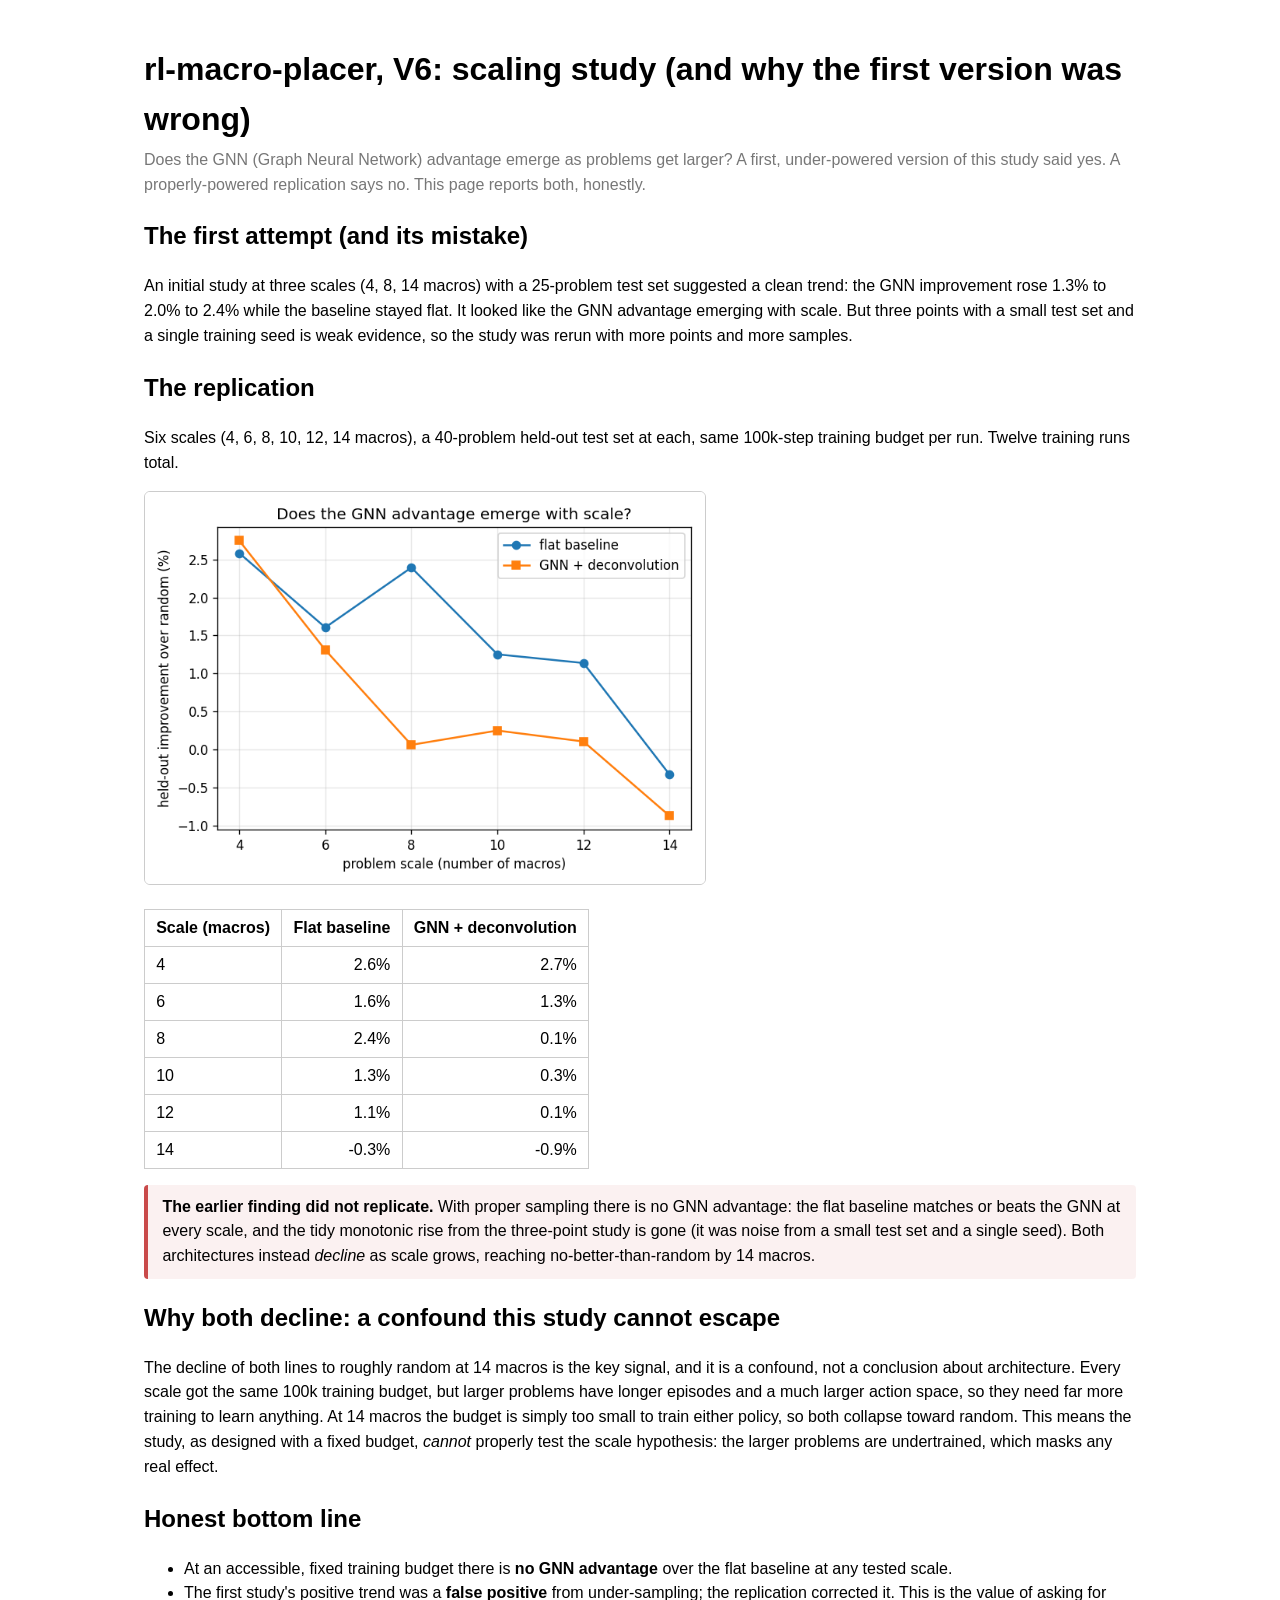
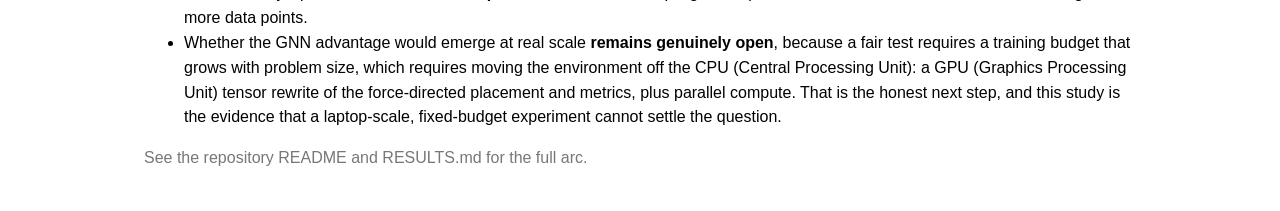
<file: final/results.html>
<!DOCTYPE html>
<html lang="en">
<head>
<meta charset="utf-8">
<meta name="viewport" content="width=device-width, initial-scale=1">
<title>rl-macro-placer V6: scaling study</title>
<style>
  :root { color-scheme: light dark; }
  body { font-family: -apple-system, "Segoe UI", Roboto, Arial, sans-serif;
         max-width: 62rem; margin: 0 auto; padding: 1.5rem; line-height: 1.55; }
  h1 { margin-bottom: 0.2rem; } .sub { color: #777; margin-top: 0; }
  img { max-width: 560px; width: 100%; border: 1px solid #ccc; border-radius: 6px; }
  table { border-collapse: collapse; margin: 1rem 0; }
  th, td { border: 1px solid #ccc; padding: 0.35rem 0.7rem; text-align: right; }
  th:first-child, td:first-child { text-align: left; }
  .key { border-left: 4px solid #c94a4a; background: rgba(201,74,74,0.08);
         padding: 0.6rem 0.9rem; border-radius: 4px; margin: 1rem 0; }
</style>
</head>
<body>
<h1>rl-macro-placer, V6: scaling study (and why the first version was wrong)</h1>
<p class="sub">Does the GNN (Graph Neural Network) advantage emerge as problems get larger? A first, under-powered version of this study said yes. A properly-powered replication says no. This page reports both, honestly.</p>

<h2>The first attempt (and its mistake)</h2>
<p>An initial study at three scales (4, 8, 14 macros) with a 25-problem test set suggested a clean trend: the GNN improvement rose 1.3% to 2.0% to 2.4% while the baseline stayed flat. It looked like the GNN advantage emerging with scale. But three points with a small test set and a single training seed is weak evidence, so the study was rerun with more points and more samples.</p>

<h2>The replication</h2>
<p>Six scales (4, 6, 8, 10, 12, 14 macros), a 40-problem held-out test set at each, same 100k-step training budget per run. Twelve training runs total.</p>

<img src="scaling_study.png" alt="improvement over random vs scale, per architecture">

<table>
  <tr><th>Scale (macros)</th><th>Flat baseline</th><th>GNN + deconvolution</th></tr>
  <tr><td>4</td><td>2.6%</td><td>2.7%</td></tr>
  <tr><td>6</td><td>1.6%</td><td>1.3%</td></tr>
  <tr><td>8</td><td>2.4%</td><td>0.1%</td></tr>
  <tr><td>10</td><td>1.3%</td><td>0.3%</td></tr>
  <tr><td>12</td><td>1.1%</td><td>0.1%</td></tr>
  <tr><td>14</td><td>-0.3%</td><td>-0.9%</td></tr>
</table>

<div class="key">
<strong>The earlier finding did not replicate.</strong> With proper sampling there is no GNN advantage: the flat baseline matches or beats the GNN at every scale, and the tidy monotonic rise from the three-point study is gone (it was noise from a small test set and a single seed). Both architectures instead <em>decline</em> as scale grows, reaching no-better-than-random by 14 macros.
</div>

<h2>Why both decline: a confound this study cannot escape</h2>
<p>The decline of both lines to roughly random at 14 macros is the key signal, and it is a confound, not a conclusion about architecture. Every scale got the same 100k training budget, but larger problems have longer episodes and a much larger action space, so they need far more training to learn anything. At 14 macros the budget is simply too small to train either policy, so both collapse toward random. This means the study, as designed with a fixed budget, <em>cannot</em> properly test the scale hypothesis: the larger problems are undertrained, which masks any real effect.</p>

<h2>Honest bottom line</h2>
<ul>
  <li>At an accessible, fixed training budget there is <strong>no GNN advantage</strong> over the flat baseline at any tested scale.</li>
  <li>The first study's positive trend was a <strong>false positive</strong> from under-sampling; the replication corrected it. This is the value of asking for more data points.</li>
  <li>Whether the GNN advantage would emerge at real scale <strong>remains genuinely open</strong>, because a fair test requires a training budget that grows with problem size, which requires moving the environment off the CPU (Central Processing Unit): a GPU (Graphics Processing Unit) tensor rewrite of the force-directed placement and metrics, plus parallel compute. That is the honest next step, and this study is the evidence that a laptop-scale, fixed-budget experiment cannot settle the question.</li>
</ul>
<p class="sub">See the repository README and RESULTS.md for the full arc.</p>
</body>
</html>
</file>
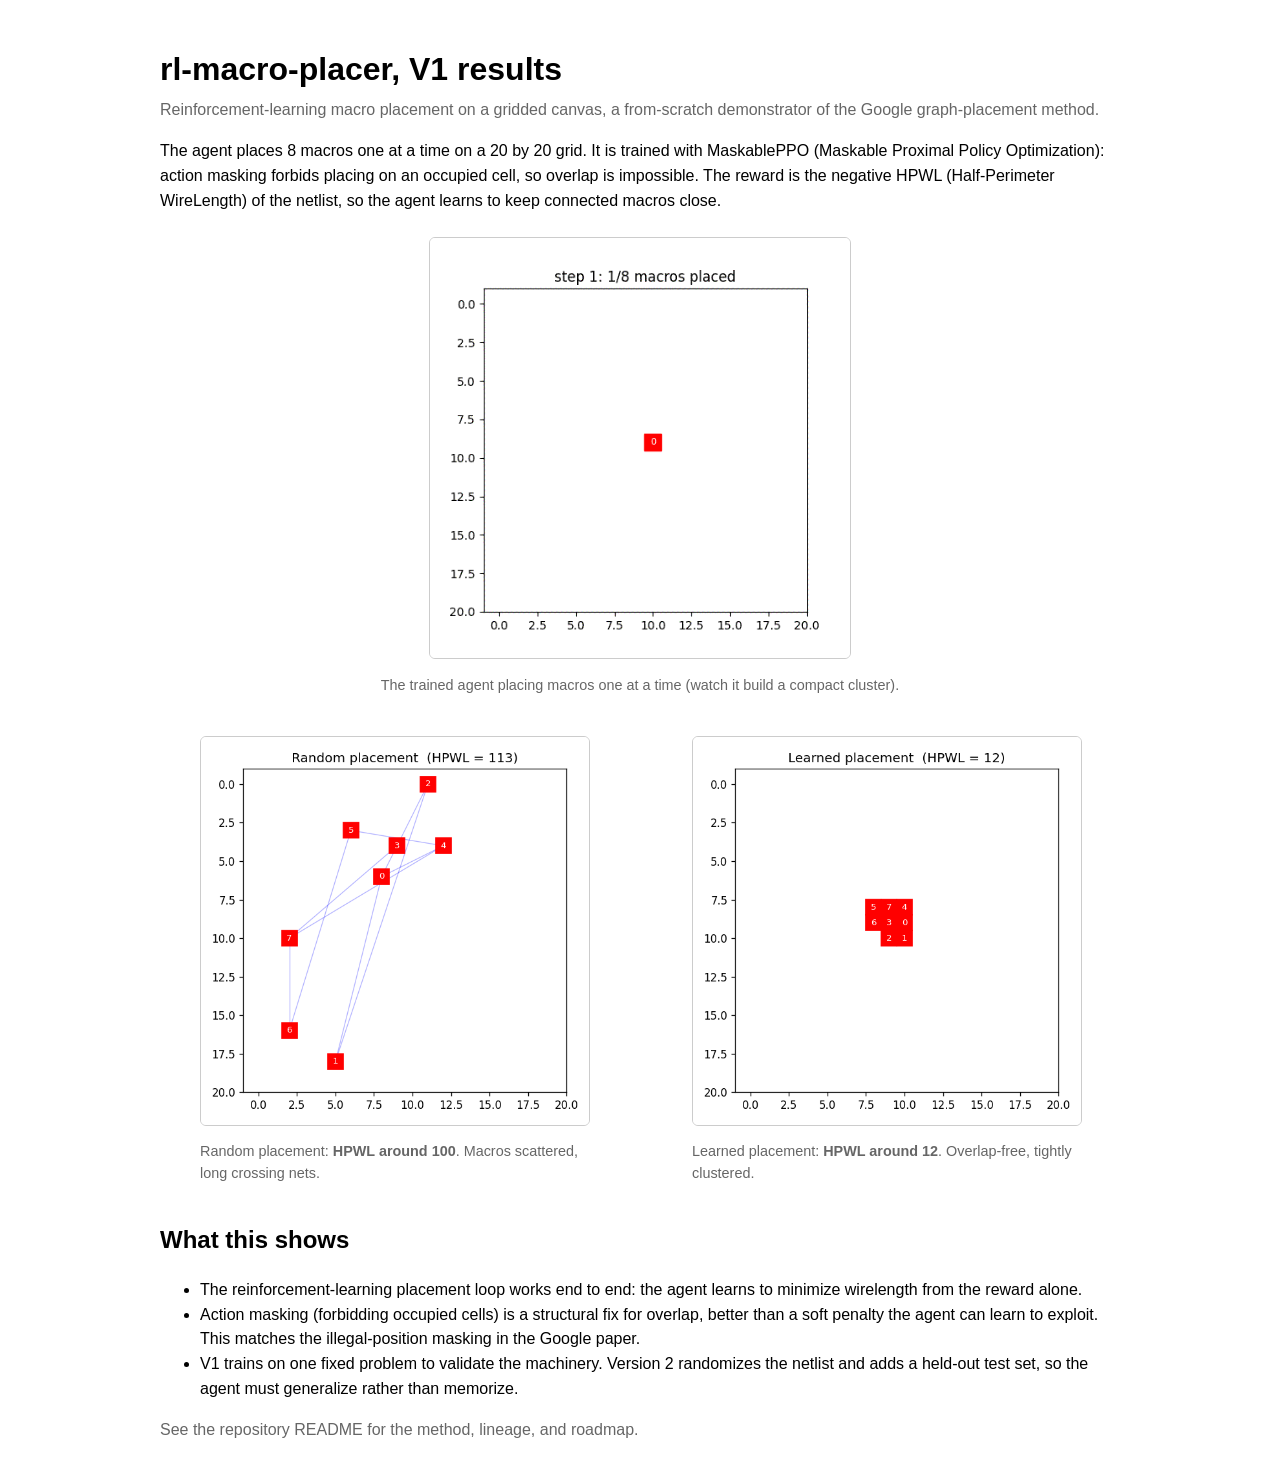
<file: V1/results.html>
<!DOCTYPE html>
<html lang="en">
<head>
<meta charset="utf-8">
<meta name="viewport" content="width=device-width, initial-scale=1">
<title>rl-macro-placer V1 results</title>
<style>
  :root { color-scheme: light dark; }
  body { font-family: -apple-system, "Segoe UI", Roboto, Arial, sans-serif;
         max-width: 60rem; margin: 0 auto; padding: 1.5rem; line-height: 1.55; }
  h1 { margin-bottom: 0.2rem; }
  .sub { color: #666; margin-top: 0; }
  .row { display: flex; gap: 1.5rem; flex-wrap: wrap; align-items: flex-start; }
  .card { flex: 1 1 320px; }
  .card img { width: 100%; border: 1px solid #ccc; border-radius: 6px; }
  figcaption { font-size: 0.9rem; color: #666; margin-top: 0.4rem; }
  .anim { text-align: center; margin: 1.5rem 0; }
  .anim img { max-width: 420px; border: 1px solid #ccc; border-radius: 6px; }
  code { background: rgba(128,128,128,0.15); padding: 0.1em 0.35em; border-radius: 3px; }
  .metric { font-weight: 600; }
</style>
</head>
<body>
<h1>rl-macro-placer, V1 results</h1>
<p class="sub">Reinforcement-learning macro placement on a gridded canvas, a from-scratch demonstrator of the Google graph-placement method.</p>

<p>The agent places 8 macros one at a time on a 20 by 20 grid. It is trained with MaskablePPO (Maskable Proximal Policy Optimization): action masking forbids placing on an occupied cell, so overlap is impossible. The reward is the negative HPWL (Half-Perimeter WireLength) of the netlist, so the agent learns to keep connected macros close.</p>

<div class="anim">
  <img src="placement.gif" alt="animation of the agent placing macros one at a time">
  <figcaption>The trained agent placing macros one at a time (watch it build a compact cluster).</figcaption>
</div>

<div class="row">
  <figure class="card">
    <img src="placement_random.png" alt="random placement">
    <figcaption>Random placement: <span class="metric">HPWL around 100</span>. Macros scattered, long crossing nets.</figcaption>
  </figure>
  <figure class="card">
    <img src="placement_learned.png" alt="learned placement">
    <figcaption>Learned placement: <span class="metric">HPWL around 12</span>. Overlap-free, tightly clustered.</figcaption>
  </figure>
</div>

<h2>What this shows</h2>
<ul>
  <li>The reinforcement-learning placement loop works end to end: the agent learns to minimize wirelength from the reward alone.</li>
  <li>Action masking (forbidding occupied cells) is a structural fix for overlap, better than a soft penalty the agent can learn to exploit. This matches the illegal-position masking in the Google paper.</li>
  <li>V1 trains on one fixed problem to validate the machinery. Version 2 randomizes the netlist and adds a held-out test set, so the agent must generalize rather than memorize.</li>
</ul>

<p class="sub">See the repository README for the method, lineage, and roadmap.</p>
</body>
</html>
</file>
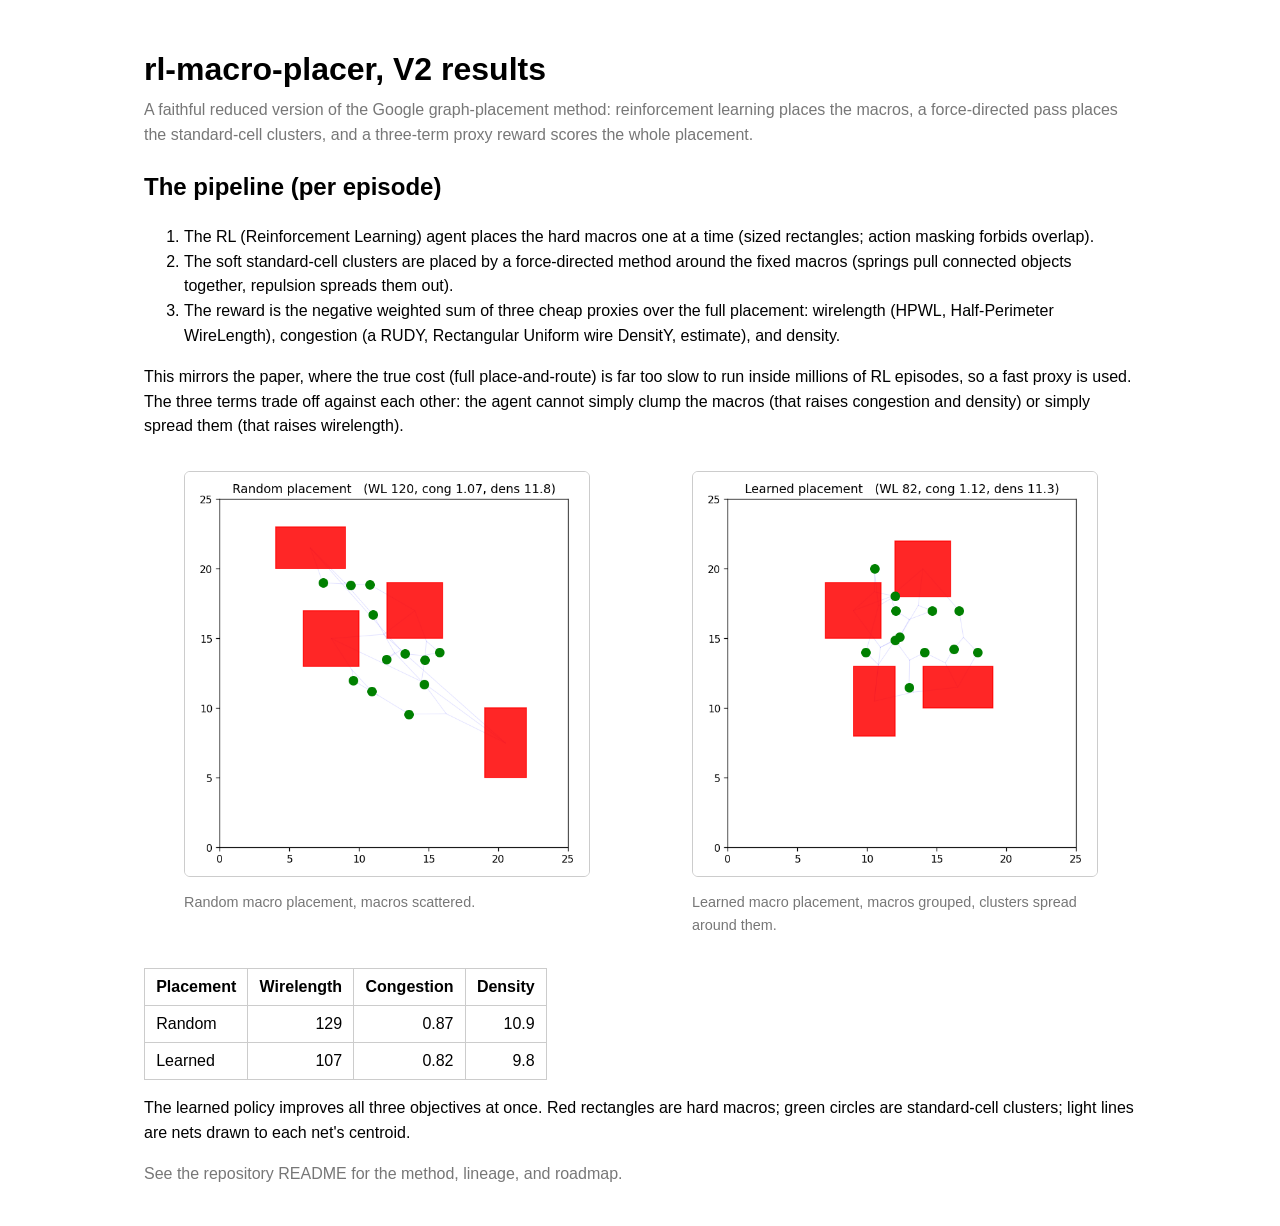
<file: V2/results.html>
<!DOCTYPE html>
<html lang="en">
<head>
<meta charset="utf-8">
<meta name="viewport" content="width=device-width, initial-scale=1">
<title>rl-macro-placer V2 results</title>
<style>
  :root { color-scheme: light dark; }
  body { font-family: -apple-system, "Segoe UI", Roboto, Arial, sans-serif;
         max-width: 62rem; margin: 0 auto; padding: 1.5rem; line-height: 1.55; }
  h1 { margin-bottom: 0.2rem; }
  .sub { color: #777; margin-top: 0; }
  .row { display: flex; gap: 1.5rem; flex-wrap: wrap; }
  .card { flex: 1 1 340px; }
  .card img { width: 100%; border: 1px solid #ccc; border-radius: 6px; }
  figcaption { font-size: 0.9rem; color: #777; margin-top: 0.4rem; }
  table { border-collapse: collapse; margin: 1rem 0; }
  th, td { border: 1px solid #ccc; padding: 0.35rem 0.7rem; text-align: right; }
  th:first-child, td:first-child { text-align: left; }
  code { background: rgba(128,128,128,0.15); padding: 0.1em 0.35em; border-radius: 3px; }
</style>
</head>
<body>
<h1>rl-macro-placer, V2 results</h1>
<p class="sub">A faithful reduced version of the Google graph-placement method: reinforcement learning places the macros, a force-directed pass places the standard-cell clusters, and a three-term proxy reward scores the whole placement.</p>

<h2>The pipeline (per episode)</h2>
<ol>
  <li>The RL (Reinforcement Learning) agent places the hard macros one at a time (sized rectangles; action masking forbids overlap).</li>
  <li>The soft standard-cell clusters are placed by a force-directed method around the fixed macros (springs pull connected objects together, repulsion spreads them out).</li>
  <li>The reward is the negative weighted sum of three cheap proxies over the full placement: wirelength (HPWL, Half-Perimeter WireLength), congestion (a RUDY, Rectangular Uniform wire DensitY, estimate), and density.</li>
</ol>
<p>This mirrors the paper, where the true cost (full place-and-route) is far too slow to run inside millions of RL episodes, so a fast proxy is used. The three terms trade off against each other: the agent cannot simply clump the macros (that raises congestion and density) or simply spread them (that raises wirelength).</p>

<div class="row">
  <figure class="card">
    <img src="placement_random.png" alt="random placement">
    <figcaption>Random macro placement, macros scattered.</figcaption>
  </figure>
  <figure class="card">
    <img src="placement_learned.png" alt="learned placement">
    <figcaption>Learned macro placement, macros grouped, clusters spread around them.</figcaption>
  </figure>
</div>

<table>
  <tr><th>Placement</th><th>Wirelength</th><th>Congestion</th><th>Density</th></tr>
  <tr><td>Random</td><td>129</td><td>0.87</td><td>10.9</td></tr>
  <tr><td>Learned</td><td>107</td><td>0.82</td><td>9.8</td></tr>
</table>

<p>The learned policy improves all three objectives at once. Red rectangles are hard macros; green circles are standard-cell clusters; light lines are nets drawn to each net's centroid.</p>
<p class="sub">See the repository README for the method, lineage, and roadmap.</p>
</body>
</html>
</file>
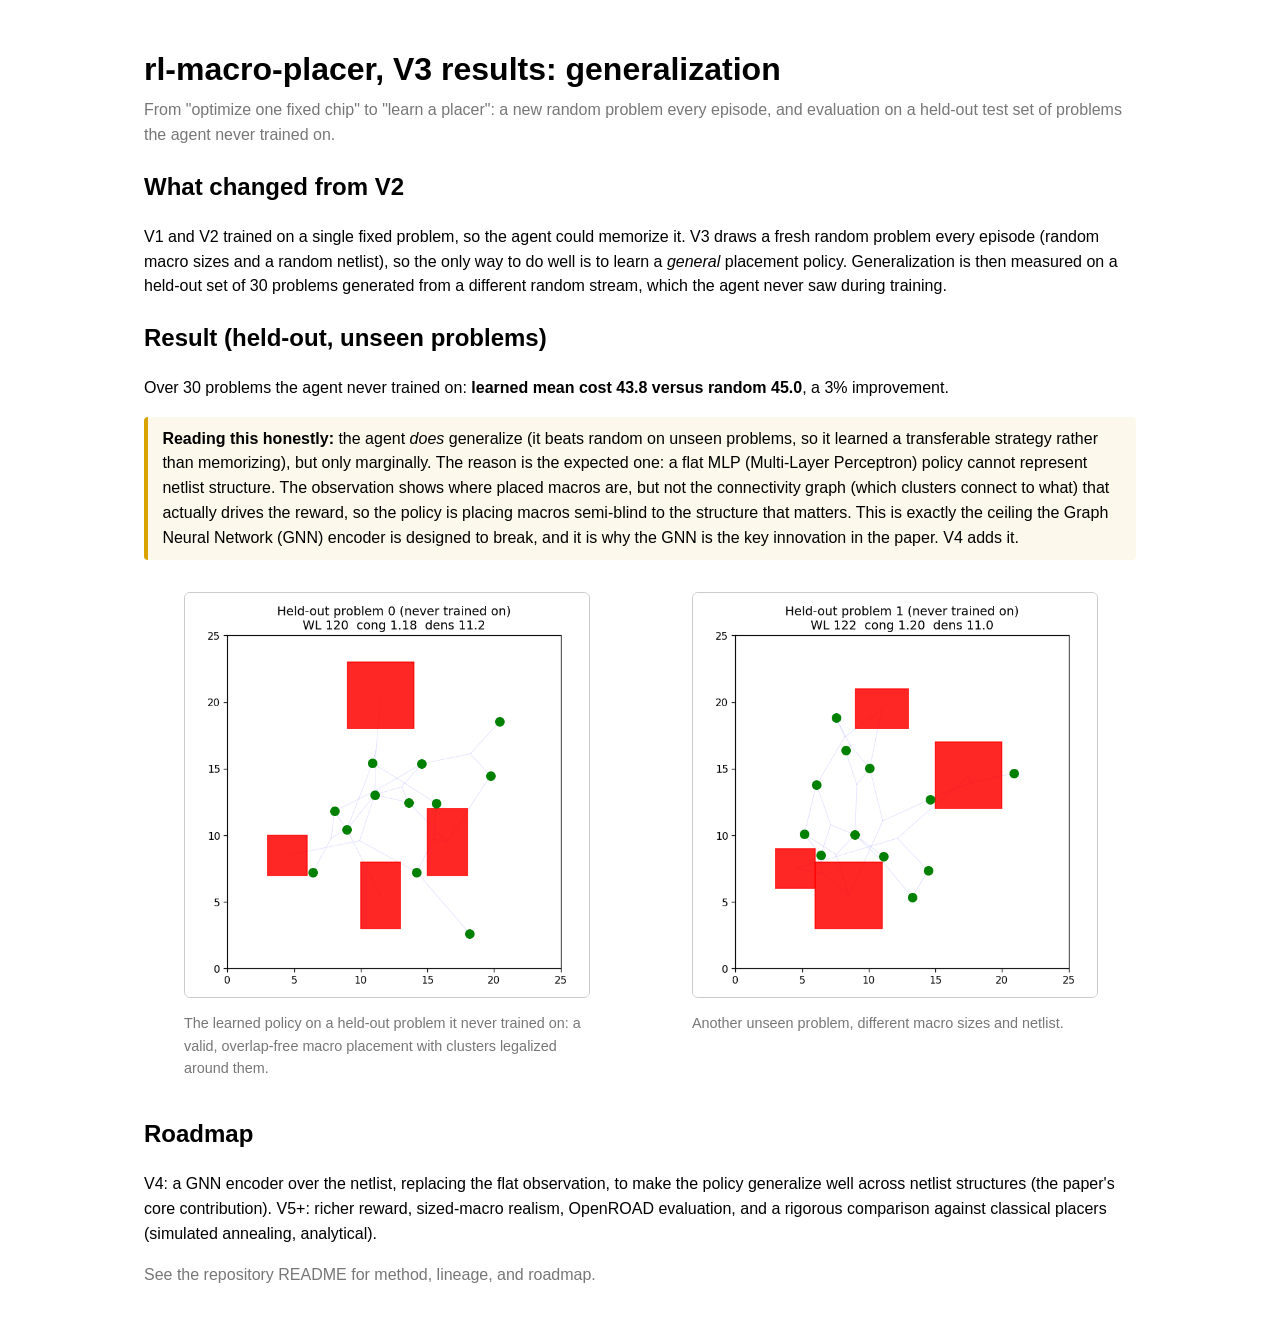
<file: V3/results.html>
<!DOCTYPE html>
<html lang="en">
<head>
<meta charset="utf-8">
<meta name="viewport" content="width=device-width, initial-scale=1">
<title>rl-macro-placer V3 results</title>
<style>
  :root { color-scheme: light dark; }
  body { font-family: -apple-system, "Segoe UI", Roboto, Arial, sans-serif;
         max-width: 62rem; margin: 0 auto; padding: 1.5rem; line-height: 1.55; }
  h1 { margin-bottom: 0.2rem; }
  .sub { color: #777; margin-top: 0; }
  .row { display: flex; gap: 1.5rem; flex-wrap: wrap; }
  .card { flex: 1 1 320px; }
  .card img { width: 100%; border: 1px solid #ccc; border-radius: 6px; }
  figcaption { font-size: 0.9rem; color: #777; margin-top: 0.4rem; }
  code { background: rgba(128,128,128,0.15); padding: 0.1em 0.35em; border-radius: 3px; }
  .key { border-left: 4px solid #d9a400; background: rgba(217,164,0,0.08);
         padding: 0.6rem 0.9rem; border-radius: 4px; margin: 1rem 0; }
</style>
</head>
<body>
<h1>rl-macro-placer, V3 results: generalization</h1>
<p class="sub">From "optimize one fixed chip" to "learn a placer": a new random problem every episode, and evaluation on a held-out test set of problems the agent never trained on.</p>

<h2>What changed from V2</h2>
<p>V1 and V2 trained on a single fixed problem, so the agent could memorize it. V3 draws a fresh random problem every episode (random macro sizes and a random netlist), so the only way to do well is to learn a <em>general</em> placement policy. Generalization is then measured on a held-out set of 30 problems generated from a different random stream, which the agent never saw during training.</p>

<h2>Result (held-out, unseen problems)</h2>
<p>Over 30 problems the agent never trained on: <strong>learned mean cost 43.8 versus random 45.0</strong>, a 3% improvement.</p>

<div class="key">
<strong>Reading this honestly:</strong> the agent <em>does</em> generalize (it beats random on unseen problems, so it learned a transferable strategy rather than memorizing), but only marginally. The reason is the expected one: a flat MLP (Multi-Layer Perceptron) policy cannot represent netlist structure. The observation shows where placed macros are, but not the connectivity graph (which clusters connect to what) that actually drives the reward, so the policy is placing macros semi-blind to the structure that matters. This is exactly the ceiling the Graph Neural Network (GNN) encoder is designed to break, and it is why the GNN is the key innovation in the paper. V4 adds it.
</div>

<div class="row">
  <figure class="card">
    <img src="heldout_0.png" alt="held-out problem 0">
    <figcaption>The learned policy on a held-out problem it never trained on: a valid, overlap-free macro placement with clusters legalized around them.</figcaption>
  </figure>
  <figure class="card">
    <img src="heldout_1.png" alt="held-out problem 1">
    <figcaption>Another unseen problem, different macro sizes and netlist.</figcaption>
  </figure>
</div>

<h2>Roadmap</h2>
<p>V4: a GNN encoder over the netlist, replacing the flat observation, to make the policy generalize well across netlist structures (the paper's core contribution). V5+: richer reward, sized-macro realism, OpenROAD evaluation, and a rigorous comparison against classical placers (simulated annealing, analytical).</p>
<p class="sub">See the repository README for method, lineage, and roadmap.</p>
</body>
</html>
</file>
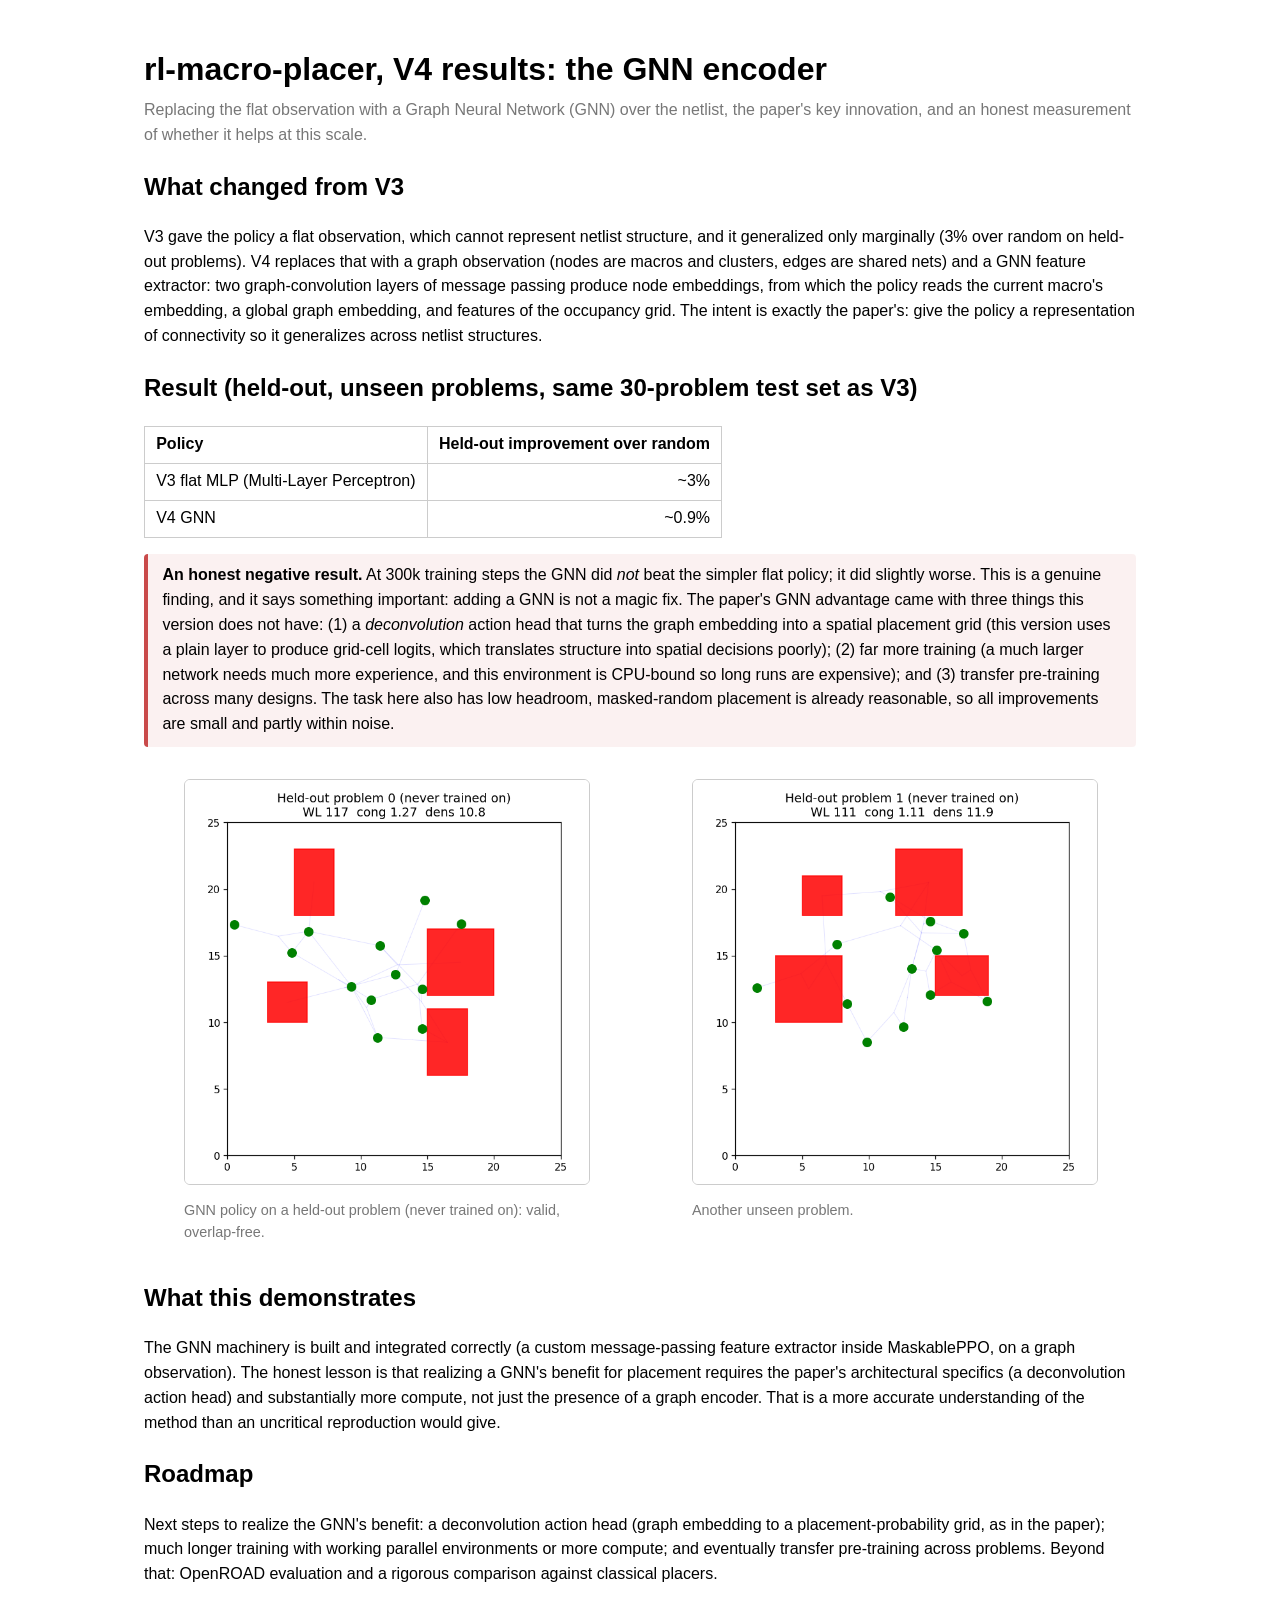
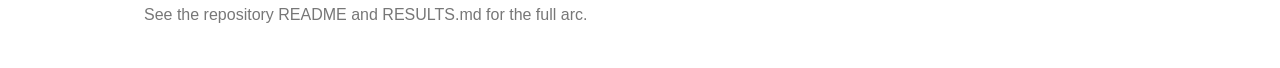
<file: V4/results.html>
<!DOCTYPE html>
<html lang="en">
<head>
<meta charset="utf-8">
<meta name="viewport" content="width=device-width, initial-scale=1">
<title>rl-macro-placer V4 results</title>
<style>
  :root { color-scheme: light dark; }
  body { font-family: -apple-system, "Segoe UI", Roboto, Arial, sans-serif;
         max-width: 62rem; margin: 0 auto; padding: 1.5rem; line-height: 1.55; }
  h1 { margin-bottom: 0.2rem; }
  .sub { color: #777; margin-top: 0; }
  .row { display: flex; gap: 1.5rem; flex-wrap: wrap; }
  .card { flex: 1 1 320px; }
  .card img { width: 100%; border: 1px solid #ccc; border-radius: 6px; }
  figcaption { font-size: 0.9rem; color: #777; margin-top: 0.4rem; }
  code { background: rgba(128,128,128,0.15); padding: 0.1em 0.35em; border-radius: 3px; }
  table { border-collapse: collapse; margin: 1rem 0; }
  th, td { border: 1px solid #ccc; padding: 0.35rem 0.7rem; text-align: right; }
  th:first-child, td:first-child { text-align: left; }
  .key { border-left: 4px solid #c94a4a; background: rgba(201,74,74,0.08);
         padding: 0.6rem 0.9rem; border-radius: 4px; margin: 1rem 0; }
</style>
</head>
<body>
<h1>rl-macro-placer, V4 results: the GNN encoder</h1>
<p class="sub">Replacing the flat observation with a Graph Neural Network (GNN) over the netlist, the paper's key innovation, and an honest measurement of whether it helps at this scale.</p>

<h2>What changed from V3</h2>
<p>V3 gave the policy a flat observation, which cannot represent netlist structure, and it generalized only marginally (3% over random on held-out problems). V4 replaces that with a graph observation (nodes are macros and clusters, edges are shared nets) and a GNN feature extractor: two graph-convolution layers of message passing produce node embeddings, from which the policy reads the current macro's embedding, a global graph embedding, and features of the occupancy grid. The intent is exactly the paper's: give the policy a representation of connectivity so it generalizes across netlist structures.</p>

<h2>Result (held-out, unseen problems, same 30-problem test set as V3)</h2>
<table>
  <tr><th>Policy</th><th>Held-out improvement over random</th></tr>
  <tr><td>V3 flat MLP (Multi-Layer Perceptron)</td><td>~3%</td></tr>
  <tr><td>V4 GNN</td><td>~0.9%</td></tr>
</table>

<div class="key">
<strong>An honest negative result.</strong> At 300k training steps the GNN did <em>not</em> beat the simpler flat policy; it did slightly worse. This is a genuine finding, and it says something important: adding a GNN is not a magic fix. The paper's GNN advantage came with three things this version does not have: (1) a <em>deconvolution</em> action head that turns the graph embedding into a spatial placement grid (this version uses a plain layer to produce grid-cell logits, which translates structure into spatial decisions poorly); (2) far more training (a much larger network needs much more experience, and this environment is CPU-bound so long runs are expensive); and (3) transfer pre-training across many designs. The task here also has low headroom, masked-random placement is already reasonable, so all improvements are small and partly within noise.
</div>

<div class="row">
  <figure class="card">
    <img src="heldout_0.png" alt="held-out problem 0"><figcaption>GNN policy on a held-out problem (never trained on): valid, overlap-free.</figcaption>
  </figure>
  <figure class="card">
    <img src="heldout_1.png" alt="held-out problem 1"><figcaption>Another unseen problem.</figcaption>
  </figure>
</div>

<h2>What this demonstrates</h2>
<p>The GNN machinery is built and integrated correctly (a custom message-passing feature extractor inside MaskablePPO, on a graph observation). The honest lesson is that realizing a GNN's benefit for placement requires the paper's architectural specifics (a deconvolution action head) and substantially more compute, not just the presence of a graph encoder. That is a more accurate understanding of the method than an uncritical reproduction would give.</p>

<h2>Roadmap</h2>
<p>Next steps to realize the GNN's benefit: a deconvolution action head (graph embedding to a placement-probability grid, as in the paper); much longer training with working parallel environments or more compute; and eventually transfer pre-training across problems. Beyond that: OpenROAD evaluation and a rigorous comparison against classical placers.</p>
<p class="sub">See the repository README and RESULTS.md for the full arc.</p>
</body>
</html>
</file>
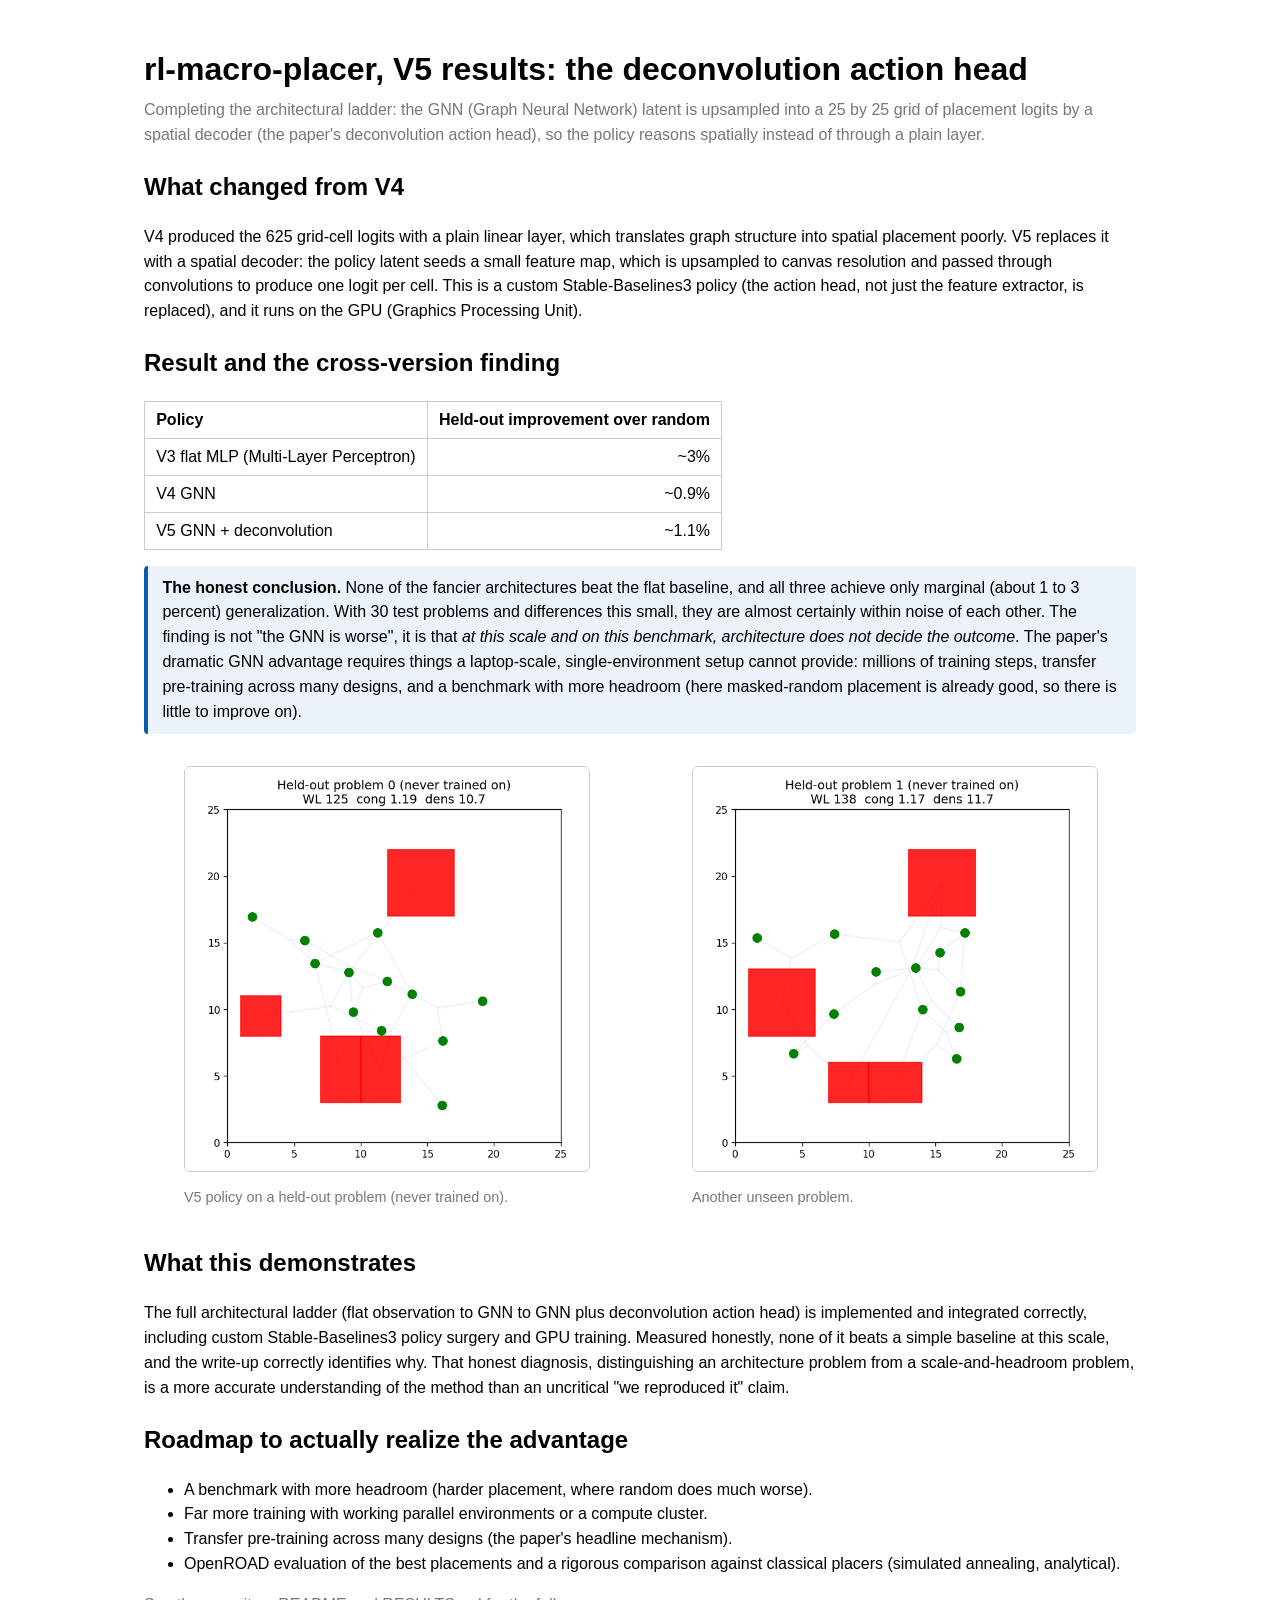
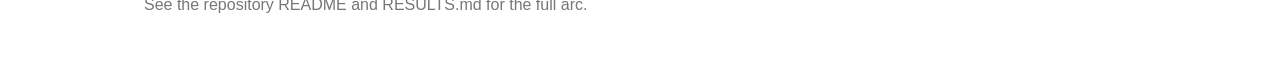
<file: V5/results.html>
<!DOCTYPE html>
<html lang="en">
<head>
<meta charset="utf-8">
<meta name="viewport" content="width=device-width, initial-scale=1">
<title>rl-macro-placer V5 results</title>
<style>
  :root { color-scheme: light dark; }
  body { font-family: -apple-system, "Segoe UI", Roboto, Arial, sans-serif;
         max-width: 62rem; margin: 0 auto; padding: 1.5rem; line-height: 1.55; }
  h1 { margin-bottom: 0.2rem; }
  .sub { color: #777; margin-top: 0; }
  .row { display: flex; gap: 1.5rem; flex-wrap: wrap; }
  .card { flex: 1 1 320px; }
  .card img { width: 100%; border: 1px solid #ccc; border-radius: 6px; }
  figcaption { font-size: 0.9rem; color: #777; margin-top: 0.4rem; }
  table { border-collapse: collapse; margin: 1rem 0; }
  th, td { border: 1px solid #ccc; padding: 0.35rem 0.7rem; text-align: right; }
  th:first-child, td:first-child { text-align: left; }
  .key { border-left: 4px solid #0b5cad; background: rgba(11,92,173,0.08);
         padding: 0.6rem 0.9rem; border-radius: 4px; margin: 1rem 0; }
</style>
</head>
<body>
<h1>rl-macro-placer, V5 results: the deconvolution action head</h1>
<p class="sub">Completing the architectural ladder: the GNN (Graph Neural Network) latent is upsampled into a 25 by 25 grid of placement logits by a spatial decoder (the paper's deconvolution action head), so the policy reasons spatially instead of through a plain layer.</p>

<h2>What changed from V4</h2>
<p>V4 produced the 625 grid-cell logits with a plain linear layer, which translates graph structure into spatial placement poorly. V5 replaces it with a spatial decoder: the policy latent seeds a small feature map, which is upsampled to canvas resolution and passed through convolutions to produce one logit per cell. This is a custom Stable-Baselines3 policy (the action head, not just the feature extractor, is replaced), and it runs on the GPU (Graphics Processing Unit).</p>

<h2>Result and the cross-version finding</h2>
<table>
  <tr><th>Policy</th><th>Held-out improvement over random</th></tr>
  <tr><td>V3 flat MLP (Multi-Layer Perceptron)</td><td>~3%</td></tr>
  <tr><td>V4 GNN</td><td>~0.9%</td></tr>
  <tr><td>V5 GNN + deconvolution</td><td>~1.1%</td></tr>
</table>

<div class="key">
<strong>The honest conclusion.</strong> None of the fancier architectures beat the flat baseline, and all three achieve only marginal (about 1 to 3 percent) generalization. With 30 test problems and differences this small, they are almost certainly within noise of each other. The finding is not "the GNN is worse", it is that <em>at this scale and on this benchmark, architecture does not decide the outcome</em>. The paper's dramatic GNN advantage requires things a laptop-scale, single-environment setup cannot provide: millions of training steps, transfer pre-training across many designs, and a benchmark with more headroom (here masked-random placement is already good, so there is little to improve on).
</div>

<div class="row">
  <figure class="card">
    <img src="heldout_0.png" alt="held-out problem 0"><figcaption>V5 policy on a held-out problem (never trained on).</figcaption>
  </figure>
  <figure class="card">
    <img src="heldout_1.png" alt="held-out problem 1"><figcaption>Another unseen problem.</figcaption>
  </figure>
</div>

<h2>What this demonstrates</h2>
<p>The full architectural ladder (flat observation to GNN to GNN plus deconvolution action head) is implemented and integrated correctly, including custom Stable-Baselines3 policy surgery and GPU training. Measured honestly, none of it beats a simple baseline at this scale, and the write-up correctly identifies why. That honest diagnosis, distinguishing an architecture problem from a scale-and-headroom problem, is a more accurate understanding of the method than an uncritical "we reproduced it" claim.</p>

<h2>Roadmap to actually realize the advantage</h2>
<ul>
  <li>A benchmark with more headroom (harder placement, where random does much worse).</li>
  <li>Far more training with working parallel environments or a compute cluster.</li>
  <li>Transfer pre-training across many designs (the paper's headline mechanism).</li>
  <li>OpenROAD evaluation of the best placements and a rigorous comparison against classical placers (simulated annealing, analytical).</li>
</ul>
<p class="sub">See the repository README and RESULTS.md for the full arc.</p>
</body>
</html>
</file>
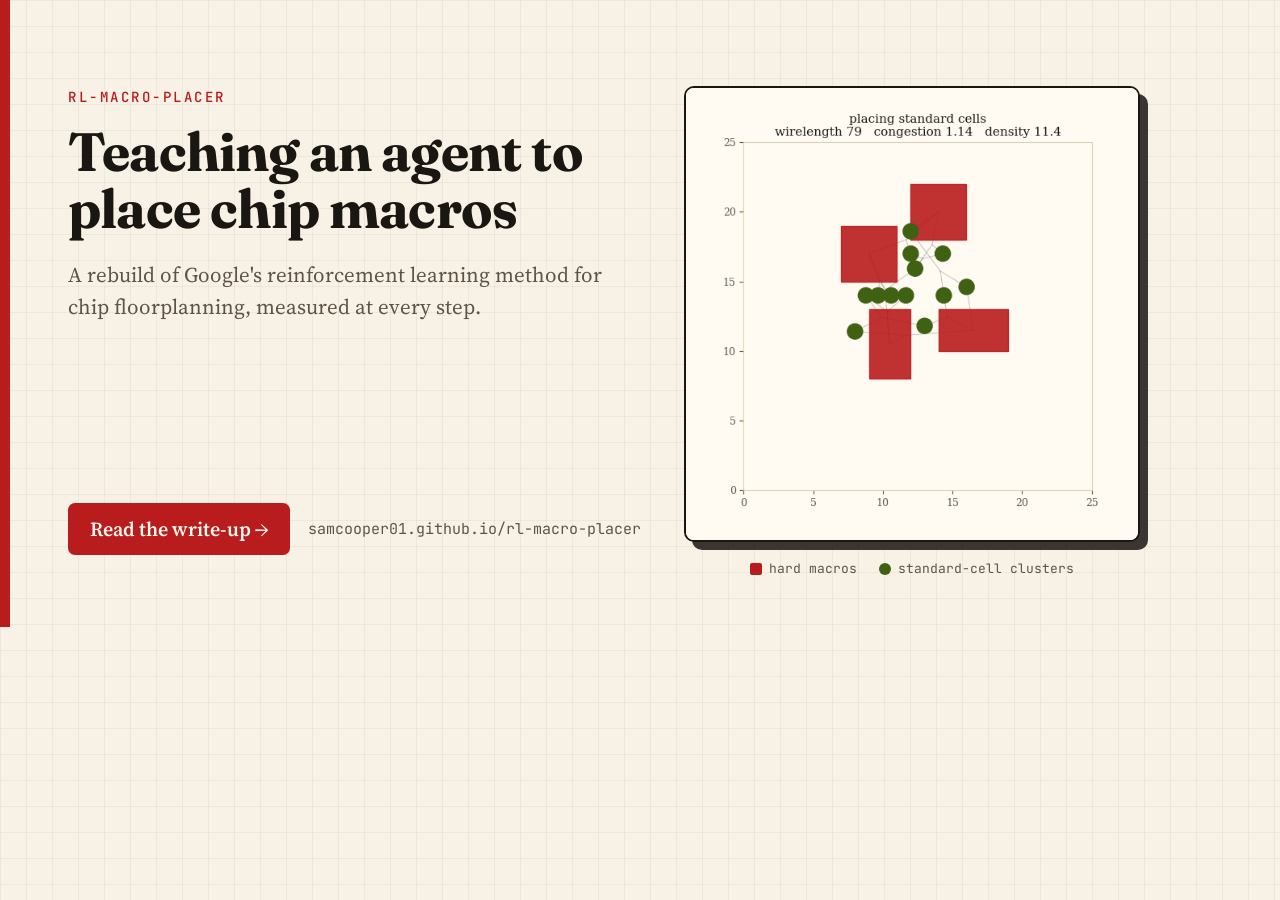
<file: docs/banner/linkedin.html>
<!DOCTYPE html>
<!-- The link-preview card, 1200 by 627: the size LinkedIn, Slack and the rest read from
     the page's og:image. placement.png is the last frame of docs/assets/hero.gif, the
     trained agent's finished placement. Render it to docs/assets/preview.png, from this
     directory:
       chromium --headless --window-size=1200,627 --force-device-scale-factor=1 \
         --virtual-time-budget=6000 --screenshot=../assets/preview.png linkedin.html -->
<html lang="en">
<head>
<meta charset="utf-8">
<link rel="preconnect" href="https://fonts.googleapis.com">
<link rel="preconnect" href="https://fonts.gstatic.com" crossorigin>
<link href="https://fonts.googleapis.com/css2?family=Fraunces:opsz,wght@9..144,600;9..144,700&family=Source+Serif+4:opsz,wght@8..60,400;8..60,600&family=JetBrains+Mono:wght@500&display=swap" rel="stylesheet">
<style>
  :root {
    --bg: #f7f1e6; --surface: #fffbf3; --border: #ddd0b8;
    --text: #1a1612; --muted: #5e5446; --accent: #b91c1c; --on-accent: #fffbf3;
    --macro: #b91c1c; --cluster: #3f6212;
  }
  * { box-sizing: border-box; margin: 0; padding: 0; }
  html, body { width: 1200px; height: 627px; overflow: hidden; }
  body {
    background-color: var(--bg);
    background-image: linear-gradient(90deg, rgba(26,22,18,0.045) 1px, transparent 1px),
                      linear-gradient(rgba(26,22,18,0.045) 1px, transparent 1px);
    background-size: 26px 26px;
    font-family: "Source Serif 4", Georgia, serif; color: var(--text); position: relative;
  }
  .rail { position: absolute; left: 0; top: 0; width: 10px; height: 627px; background: var(--accent); }
  .left { position: absolute; left: 68px; top: 88px; width: 580px; }
  .eyebrow {
    font-family: "JetBrains Mono", monospace; font-size: 14px; font-weight: 500;
    letter-spacing: 0.18em; text-transform: uppercase; color: var(--accent);
  }
  h1 {
    margin-top: 18px; font-family: "Fraunces", Georgia, serif;
    font-size: 54px; font-weight: 700; line-height: 1.05; letter-spacing: -0.015em;
  }
  .tagline { margin-top: 22px; font-size: 21px; line-height: 1.5; color: var(--muted); width: 540px; }
  .cta { position: absolute; left: 68px; bottom: 72px; display: flex; align-items: center; gap: 18px; }
  .cta .button {
    background: var(--accent); color: var(--on-accent); font-family: "Source Serif 4", Georgia, serif;
    font-size: 20px; font-weight: 600; padding: 12px 22px; border-radius: 7px;
  }
  .cta .url { font-family: "JetBrains Mono", monospace; font-size: 15px; color: var(--muted); }
  /* the finished placement, framed like a plot on the desk */
  .shot {
    position: absolute; right: 60px; top: 86px; width: 456px; height: 456px;
    background: var(--surface); border: 2px solid var(--text); border-radius: 10px;
    overflow: hidden; box-shadow: 8px 8px 0 rgba(26,22,18,0.85);
  }
  .shot img { display: block; width: 100%; height: 100%; object-fit: cover; }
  .key {
    position: absolute; right: 60px; top: 560px; width: 456px;
    display: flex; align-items: center; justify-content: center; gap: 22px;
    font-family: "JetBrains Mono", monospace; font-size: 13px; color: var(--muted);
  }
  .key span { display: flex; align-items: center; gap: 7px; }
  .key i { width: 12px; height: 12px; border-radius: 2px; display: block; }
  .key .m { background: var(--macro); }
  .key .c { background: var(--cluster); border-radius: 50%; }
</style>
</head>
<body>
  <div class="rail"></div>

  <div class="left">
    <div class="eyebrow">rl-macro-placer</div>
    <h1>Teaching an agent to place chip macros</h1>
    <p class="tagline">A rebuild of Google's reinforcement learning method for chip floorplanning, measured at every step.</p>
  </div>

  <div class="cta">
    <span class="button">Read the write-up &rarr;</span>
    <span class="url">samcooper01.github.io/rl-macro-placer</span>
  </div>

  <div class="shot"><img src="placement.png" alt=""></div>
  <div class="key">
    <span><i class="m"></i>hard macros</span>
    <span><i class="c"></i>standard-cell clusters</span>
  </div>
</body>
</html>
</file>
